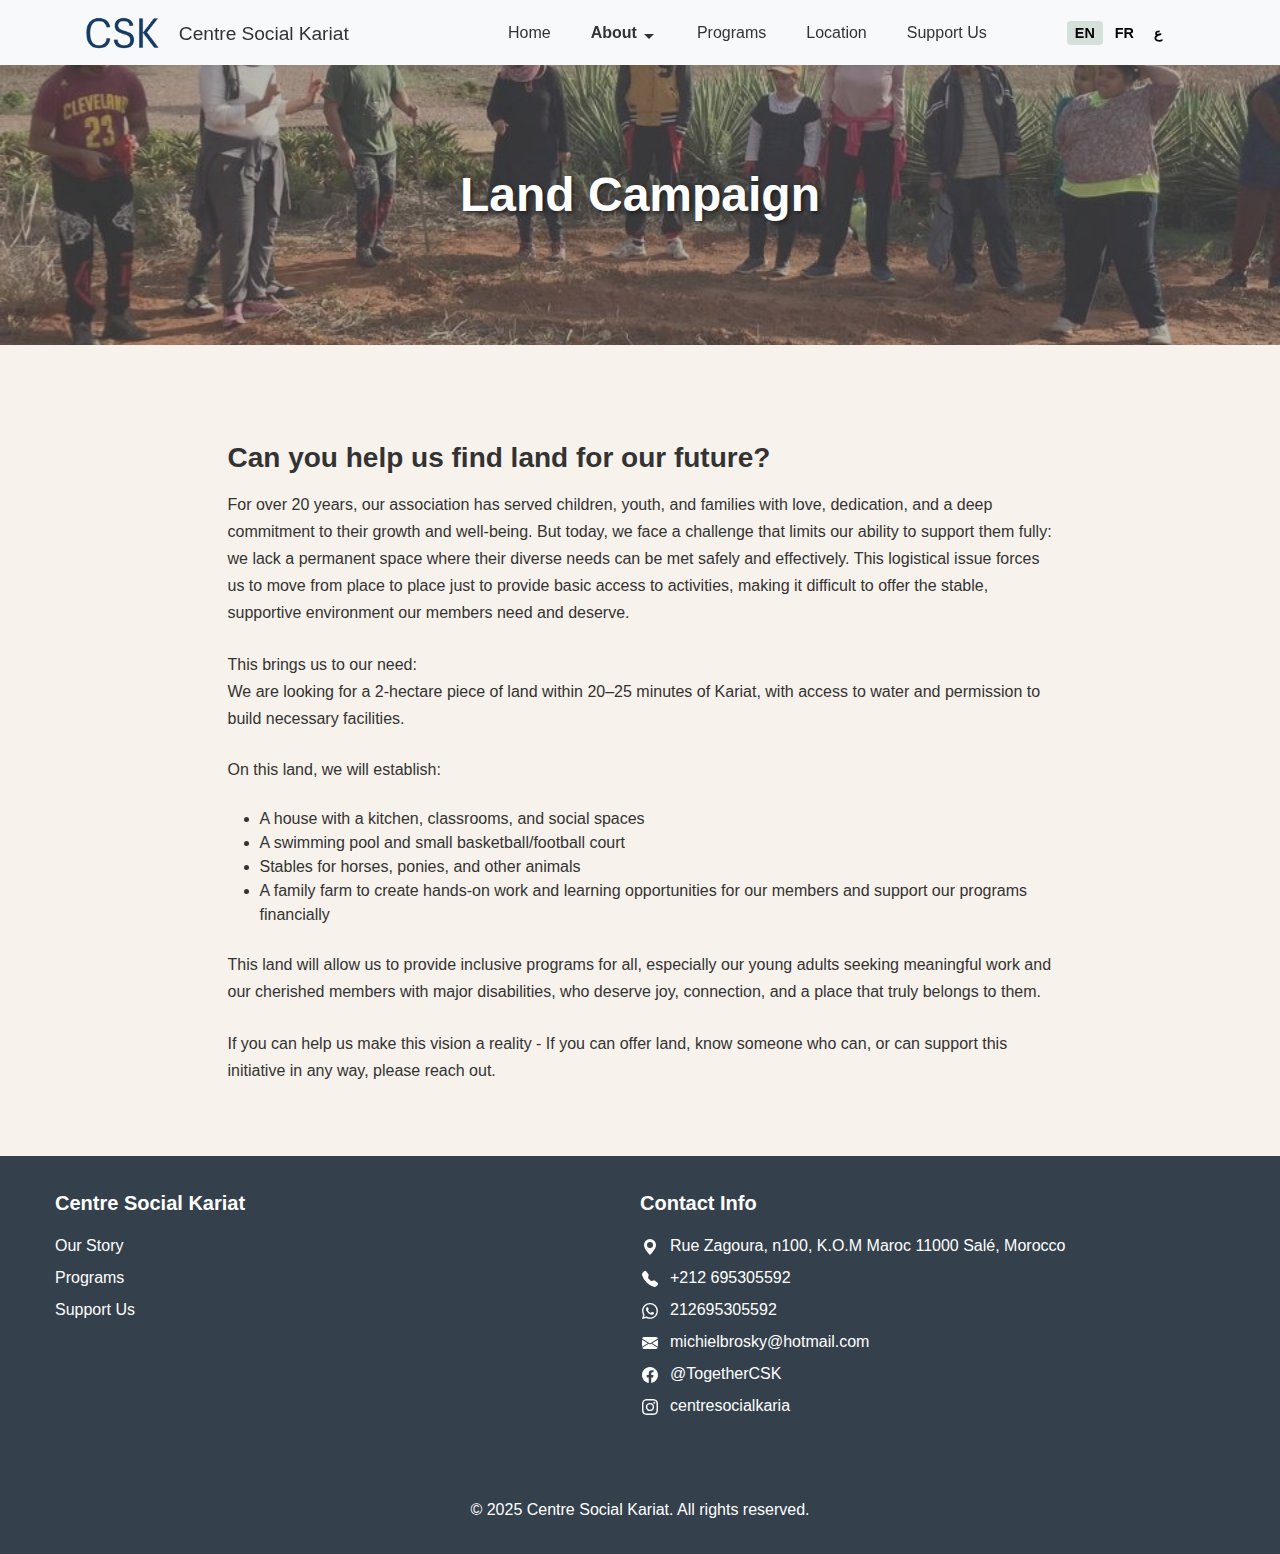
<file: land-campaign.html>
<!DOCTYPE html>
<html lang="en">
<head>
    <meta charset="UTF-8">
    <meta name="viewport" content="width=device-width, initial-scale=1.0">
    <title>Land Campaign - Centre Social Kariat</title>
    <link rel="icon" type="image/png" href="favicon.png">
    <link href="https://cdn.jsdelivr.net/npm/bootstrap@5.3.0/dist/css/bootstrap.min.css" rel="stylesheet">
    <link rel="stylesheet" href="https://cdn.jsdelivr.net/npm/bootstrap-icons@1.11.0/font/bootstrap-icons.css">
    <link rel="stylesheet" href="styles.css?v=3.0">
    <script src="translations.js?v=3.5"></script>
    <script src="force-refresh.js?v=3.0"></script>
    <script src="components/csk-navbar.js?v=3.4"></script>
    <script src="components/csk-footer.js?v=1.3"></script>
    <script src="components/csk-language-handler.js?v=1.2"></script>
    <script src="components/csk-page-header.js?v=1.0"></script>
</head>
<body>
    <!-- Navigation using Web Component -->
    <csk-navbar></csk-navbar>
    
    <!-- Language handler component (invisible) -->
    <csk-language-handler></csk-language-handler>

    <!-- Page Header -->
    <csk-page-header image="images/farming3.jpg" title-key="land_campaign_title" title="Land Campaign"></csk-page-header>

    <!-- Land Campaign Page Content -->
    <div class="container py-5 page-content">
        <div class="row justify-content-center">
            <div class="col-lg-10 col-xl-9 px-3 px-sm-4">
                <h3 class="mt-5" data-i18n="land_campaign_subtitle">Can you help us find land for our future?</h3>
                
                <p data-i18n="land_campaign_intro">
                    For over 20 years, our association has served children, youth, and families with love, dedication, and a deep commitment to their growth and well-being. But today, we face a challenge that limits our ability to support them fully: we lack a permanent space where their diverse needs can be met safely and effectively. This logistical issue forces us to move from place to place just to provide basic access to activities, making it difficult to offer the stable, supportive environment our members need and deserve.
                </p>
                
                <p data-i18n="land_campaign_need">
                    This brings us to our need:<br>
                    We are looking for a 2-hectare piece of land within 20–25 minutes of Kariat, with access to water and permission to build necessary facilities.
                </p>
                
                <p data-i18n="land_campaign_plans_intro">
                    On this land, we will establish:
                </p>
                <ul class="mb-4">
                    <li data-i18n="land_campaign_plans_house">A house with a kitchen, classrooms, and social spaces</li>
                    <li data-i18n="land_campaign_plans_pool">A swimming pool and small basketball/football court</li>
                    <li data-i18n="land_campaign_plans_stables">Stables for horses, ponies, and other animals</li>
                    <li data-i18n="land_campaign_plans_farm">A family farm to create hands-on work and learning opportunities for our members and support our programs financially</li>
                </ul>
                
                <p data-i18n="land_campaign_conclusion">
                    This land will allow us to provide inclusive programs for all, especially our young adults seeking meaningful work and our cherished members with major disabilities, who deserve joy, connection, and a place that truly belongs to them.
                </p>
                
                <p data-i18n="land_campaign_call_to_action">
                    If you can help us make this vision a reality - If you can offer land, know someone who can, or can support this initiative in any way, please reach out.
                </p>
            </div>
        </div>
    </div>

    <!-- Footer using Web Component -->
    <csk-footer></csk-footer>
</body>
</html>
</file>
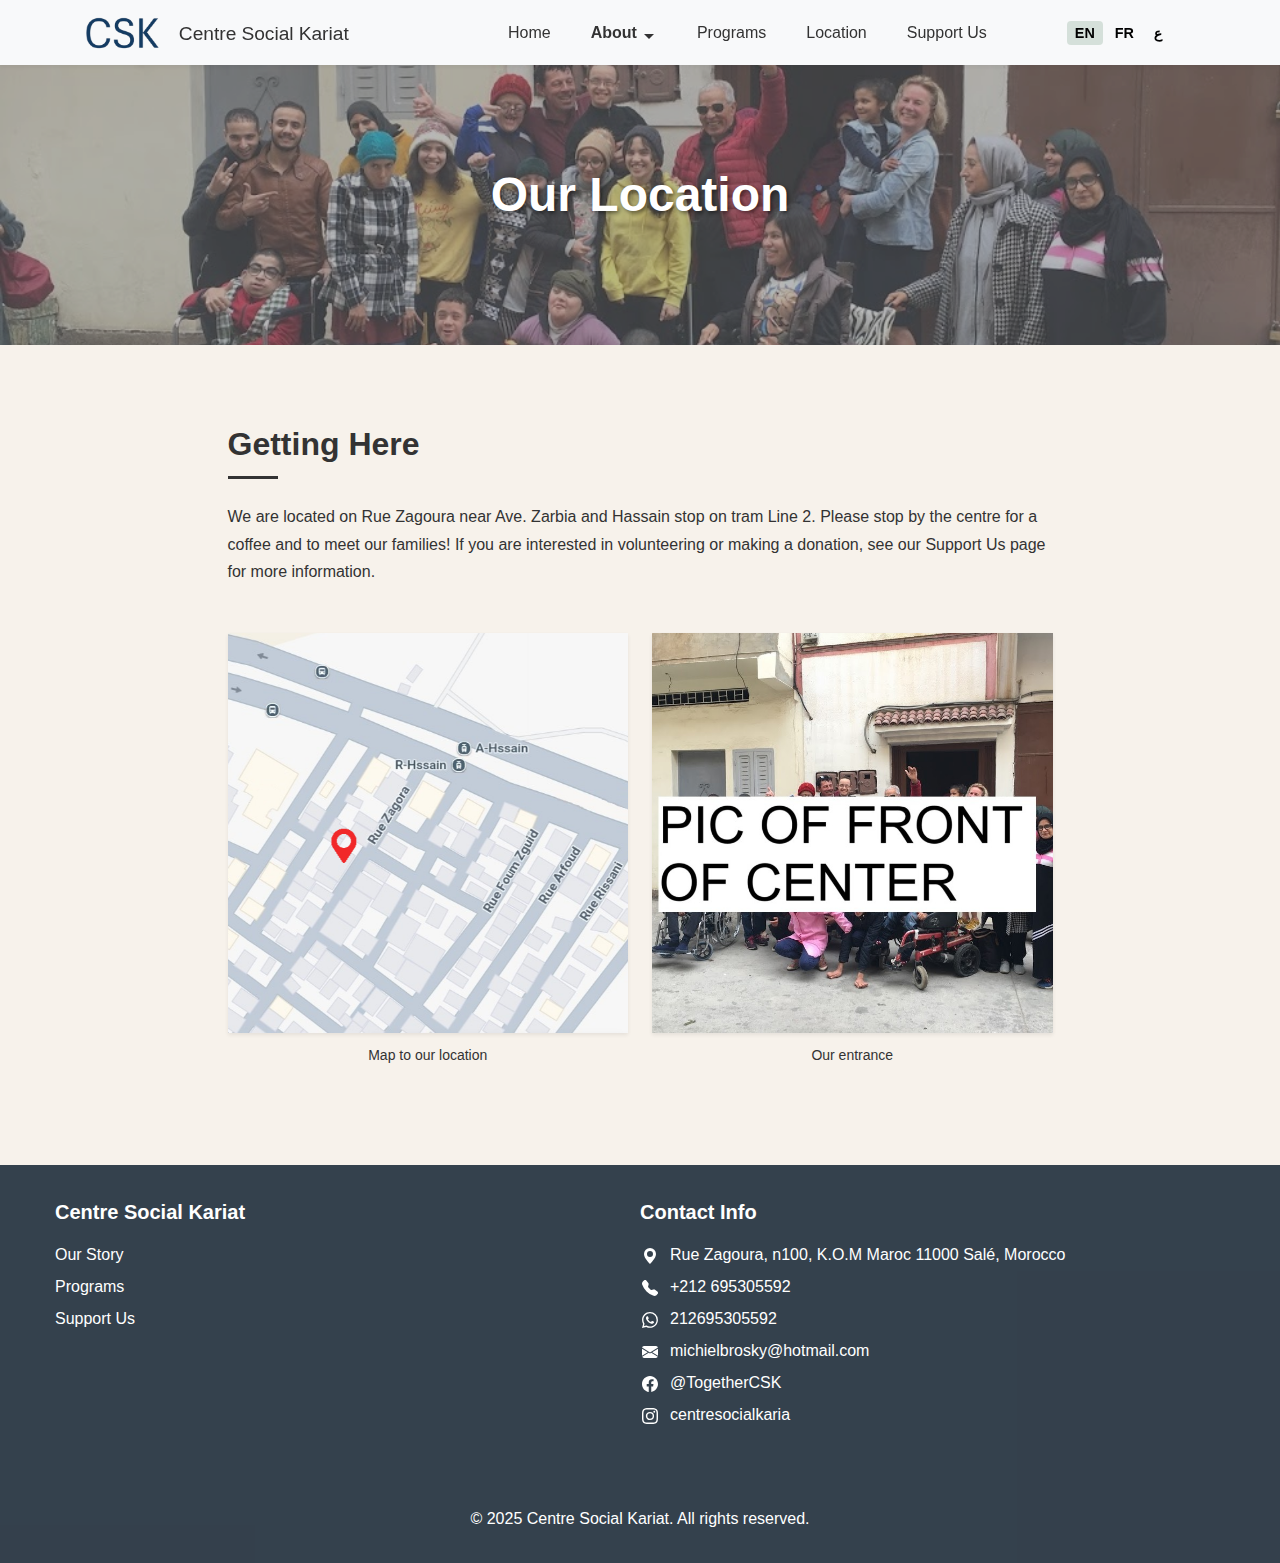
<file: location.html>
<!DOCTYPE html>
<html lang="en">
<head>
    <meta charset="UTF-8">
    <meta name="viewport" content="width=device-width, initial-scale=1.0">
    <title>Our Location - Centre Social Kariat</title>
    <link rel="icon" type="image/png" href="favicon.png">
    <link href="https://cdn.jsdelivr.net/npm/bootstrap@5.3.0/dist/css/bootstrap.min.css" rel="stylesheet">
    <link rel="stylesheet" href="https://cdn.jsdelivr.net/npm/bootstrap-icons@1.11.0/font/bootstrap-icons.css">
    <link rel="stylesheet" href="styles.css?v=3.0">
    <script src="translations.js?v=3.5"></script>
    <script src="force-refresh.js?v=3.0"></script>
    <script src="components/csk-navbar.js?v=3.4"></script>
    <script src="components/csk-footer.js?v=1.3"></script>
    <script src="components/csk-language-handler.js?v=1.2"></script>
    <script src="components/csk-page-header.js?v=1.0"></script>
</head>
<body>
    <!-- Navigation using Web Component -->
    <csk-navbar></csk-navbar>
    
    <!-- Language handler component (invisible) -->
    <csk-language-handler></csk-language-handler>

    <!-- Page Header -->
    <csk-page-header image="images/pic3.jpg" title-key="location_page_title" title="Our Location"></csk-page-header>

    <!-- Location Page Content -->
    <div class="container py-5 page-content">
        <div class="row justify-content-center">
            <div class="col-lg-10 col-xl-9 px-3 px-sm-4">
                <h2 class="section-title mb-4" data-i18n="location_getting_here">Getting Here</h2>
                <p class="mb-4" data-i18n="location_getting_here_text">We are located on Rue Zagoura near Ave. Zarbia and Hassain stop on tram Line 2. Please stop by the centre for a coffee and to meet our families! If you are interested in volunteering or making a donation, see our Support Us page for more information.</p>
                
                <div class="row mt-5">
                    <div class="col-12 col-md-6 mb-4">
                        <img src="images/location.png" alt="Map to CSK" class="img-fluid shadow-sm">
                        <p class="text-center mt-2"><small>Map to our location</small></p>
                    </div>
                    <div class="col-12 col-md-6 mb-4">
                        <img src="images/entrance.jpg" alt="CSK Entrance" class="img-fluid shadow-sm">
                        <p class="text-center mt-2"><small>Our entrance</small></p>
                    </div>
                </div>
            </div>
        </div>
    </div>

    <!-- Footer using Web Component -->
    <csk-footer></csk-footer>

    <script src="https://cdn.jsdelivr.net/npm/bootstrap@5.3.0/dist/js/bootstrap.bundle.min.js"></script>
</body>
</html>
</file>
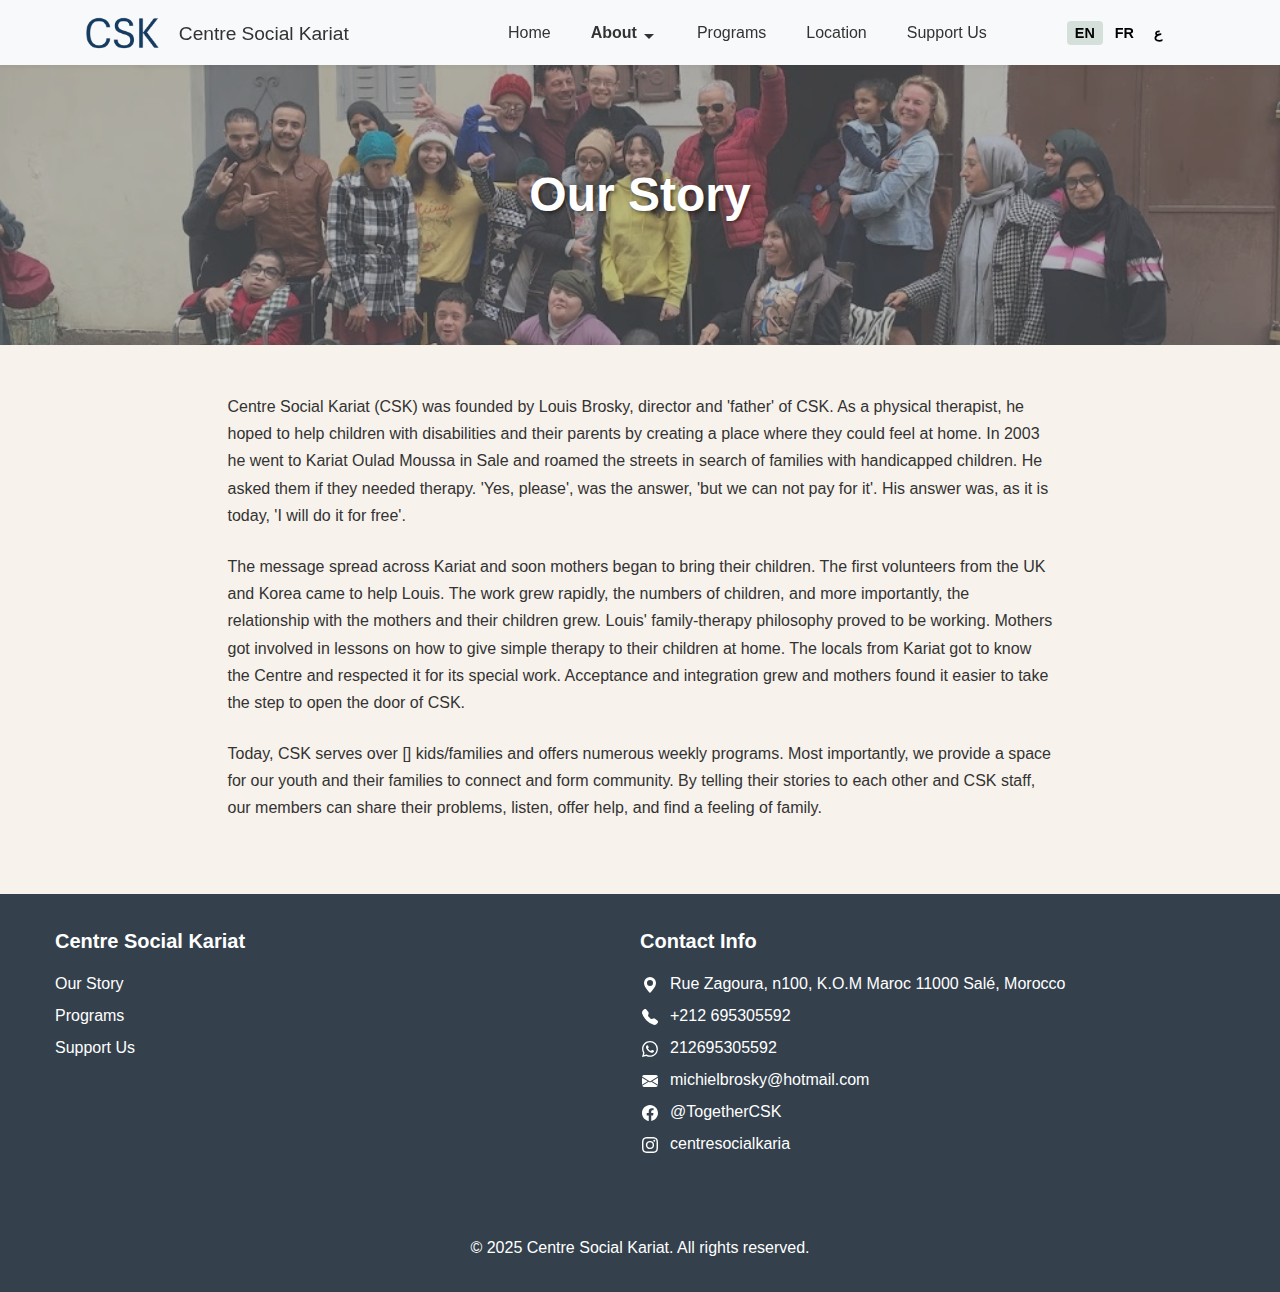
<file: our-story.html>
<!DOCTYPE html>
<html lang="en" id="html-element">
<head>
    <meta charset="UTF-8">
    <meta name="viewport" content="width=device-width, initial-scale=1.0">
    <title>Our Story - Centre Social Kariat</title>
    <link rel="icon" type="image/png" href="csklogo.png">
    <link href="https://cdn.jsdelivr.net/npm/bootstrap@5.3.0/dist/css/bootstrap.min.css" rel="stylesheet">
    <link rel="stylesheet" href="https://cdn.jsdelivr.net/npm/bootstrap-icons@1.11.0/font/bootstrap-icons.css">
    <link rel="stylesheet" href="styles.css?v=3.0">
    <script src="translations.js?v=3.5"></script>
    <script src="force-refresh.js?v=3.0"></script>
    <script src="components/csk-navbar.js?v=3.4"></script>
    <script src="components/csk-footer.js?v=1.3"></script>
    <script src="components/csk-language-handler.js?v=1.2"></script>
    <script src="components/csk-page-header.js?v=1.0"></script>
</head>
<body>
    <!-- Navigation using Web Component -->
    <csk-navbar></csk-navbar>
    <!-- Language handler component (invisible) -->
    <csk-language-handler></csk-language-handler>

    <!-- Page Header -->
    <csk-page-header image="images/pic3.jpg" title-key="about_page_title" title="Our Story"></csk-page-header>

    <!-- About Page Content -->
    <div class="container py-5 page-content">
        <div class="row justify-content-center">
            <div class="col-lg-10 col-xl-9 px-3 px-sm-4">

                <p data-i18n="about_story_p1">
                    Centre Social Kariat (CSK) was founded by Louis Brosky, director and 'father' of CSK. As a physical therapist, he hoped to help children with disabilities and their parents by creating a place where they could feel at home. In 2003 he went to Kariat Oulad Moussa in Sale and roamed the streets in search of families with handicapped children. He asked them if they needed therapy. 'Yes, please', was the answer, 'but we can not pay for it'. His answer was, as it is today, 'I will do it for free'.
                </p>
                
                <p data-i18n="about_story_p2">
                    The message spread across Kariat and soon mothers began to bring their children. The first volunteers from the UK and Korea came to help Louis. The work grew rapidly, the numbers of children, and more importantly, the relationship with the mothers and their children grew. Louis' family-therapy philosophy proved to be working. Mothers got involved in lessons on how to give simple therapy to their children at home. The locals from Kariat got to know the Centre and respected it for its special work. Acceptance and integration grew and mothers found it easier to take the step to open the door of CSK.
                </p>
                
                <p data-i18n="about_story_p3">
                    Today, CSK serves over [] kids/families and offers numerous weekly programs. Most importantly, we provide a space for our youth and their families to connect and form community. By telling their stories to each other and CSK staff, our members can share their problems, listen, offer help, and find a feeling of family.
                </p>
            </div>
        </div>
    </div>

    <!-- Footer using Web Component -->
    <csk-footer></csk-footer>

    <script src="https://cdn.jsdelivr.net/npm/bootstrap@5.3.0/dist/js/bootstrap.bundle.min.js"></script>
</body>
</html>
</file>
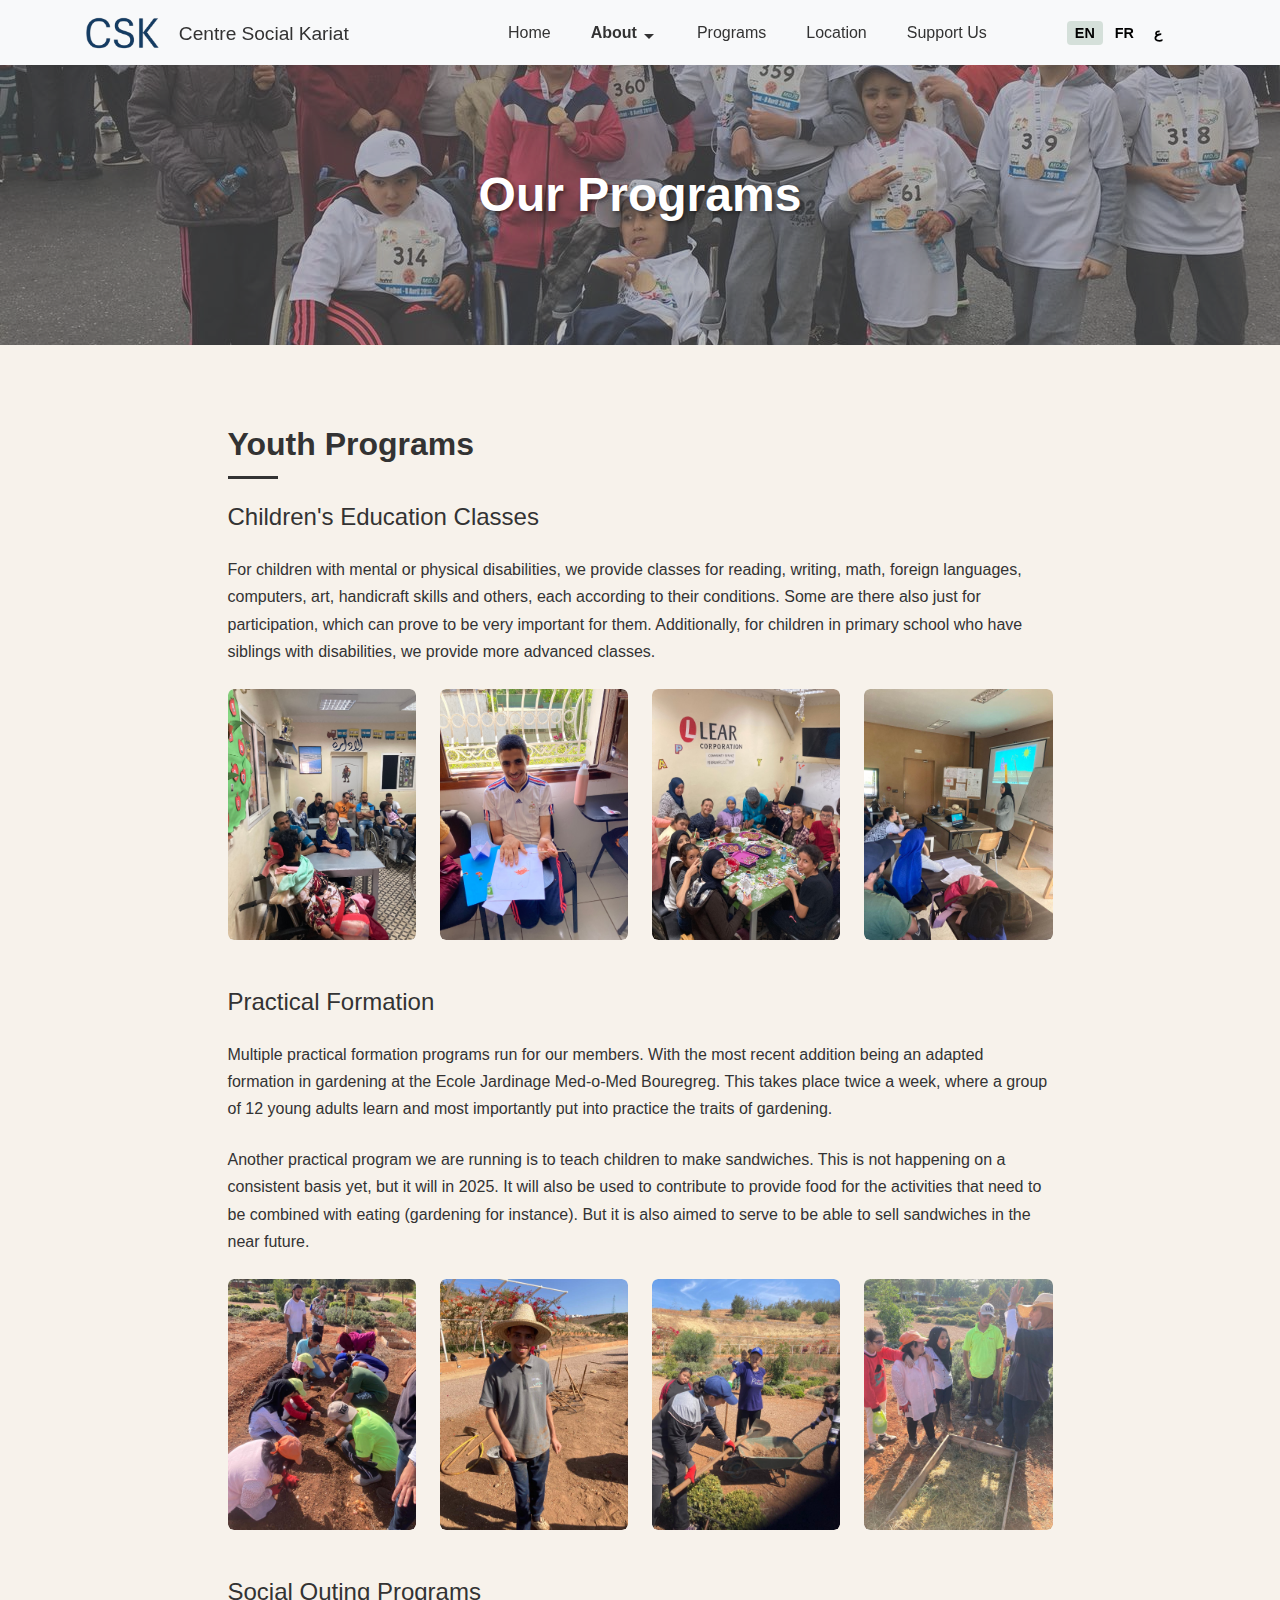
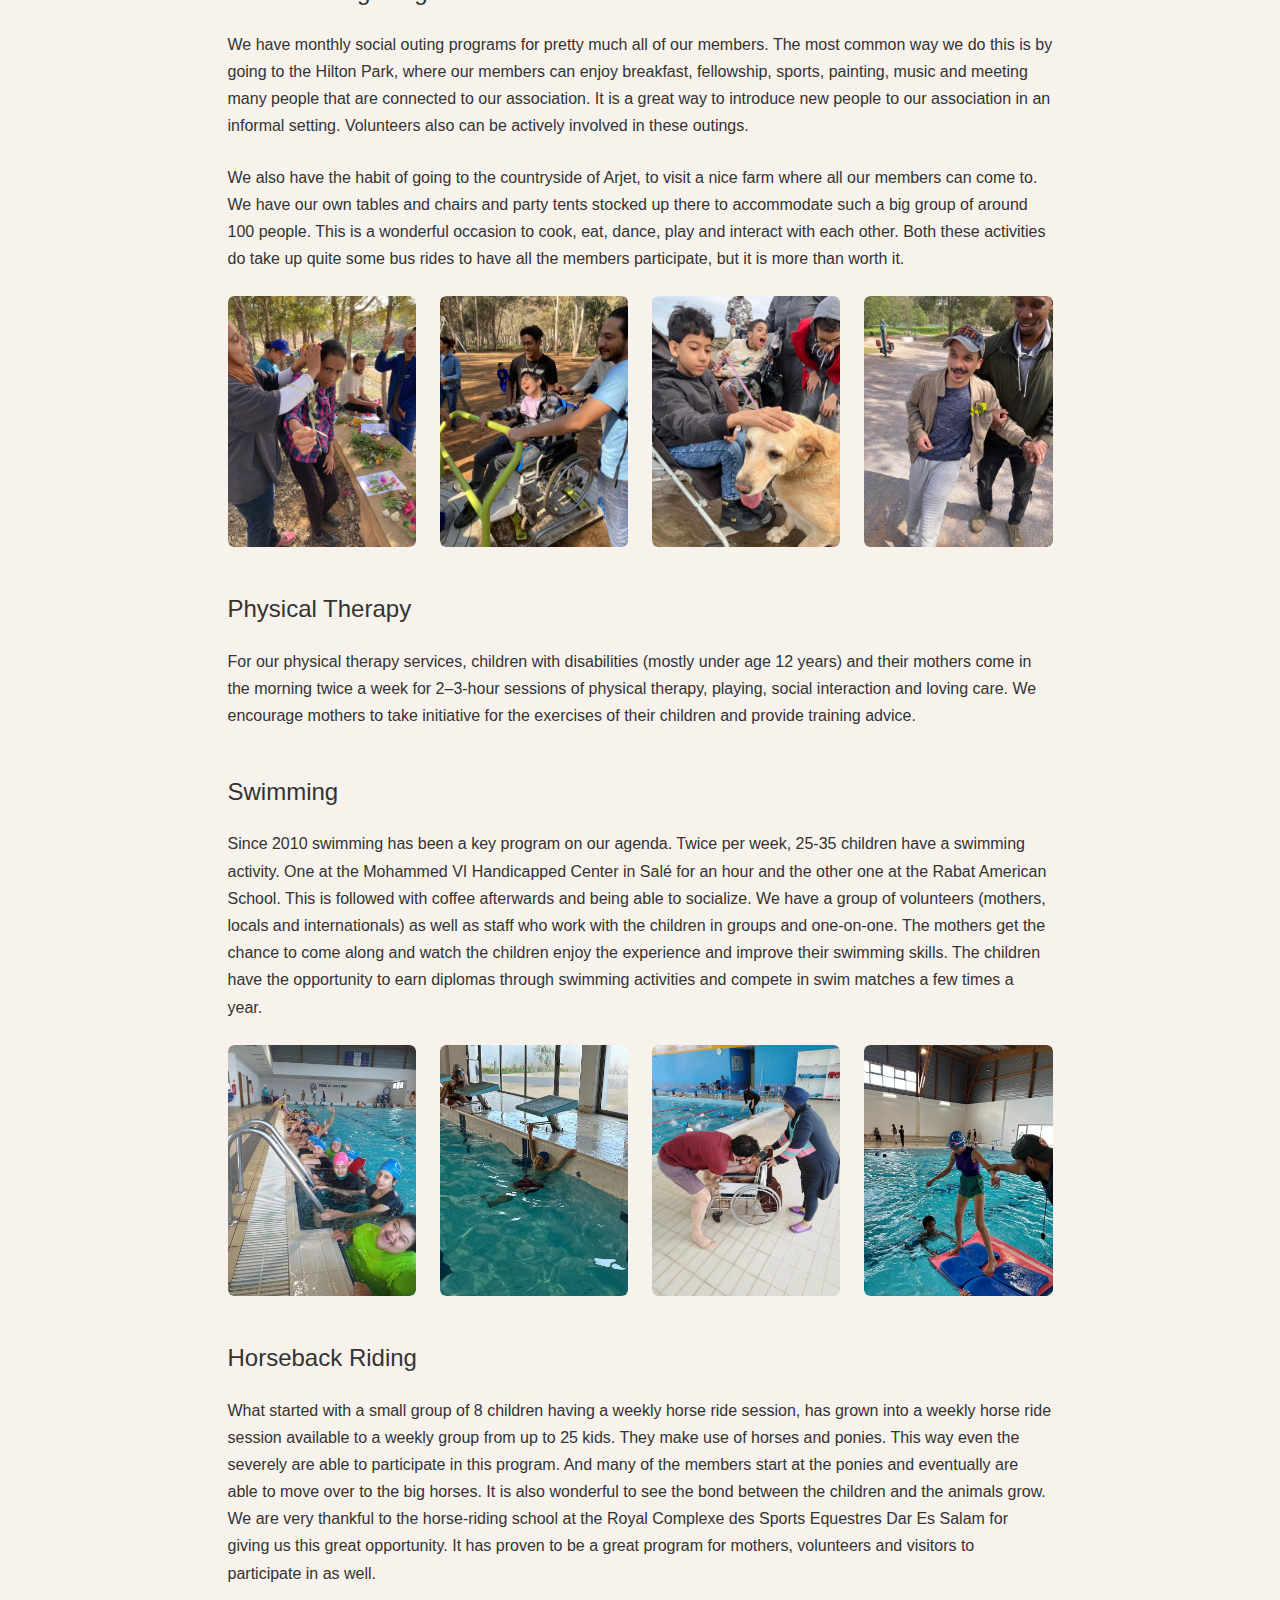
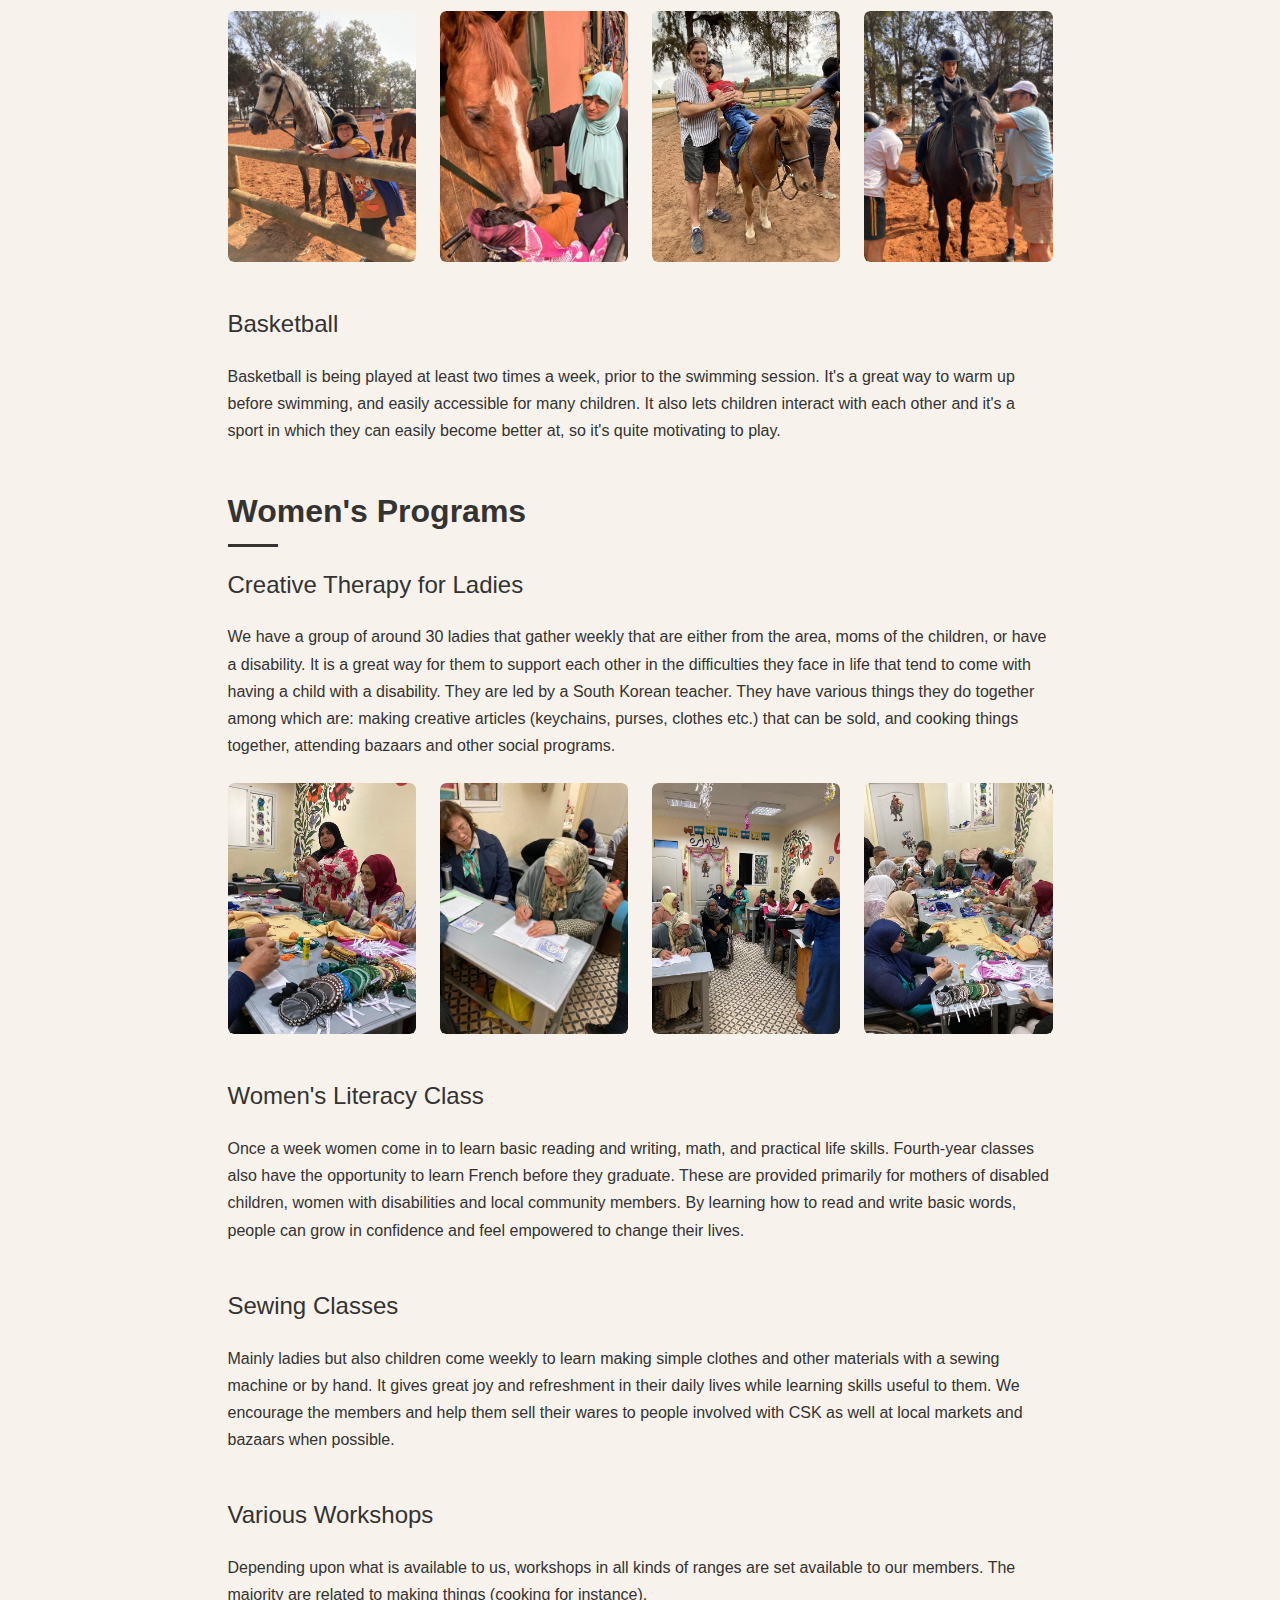
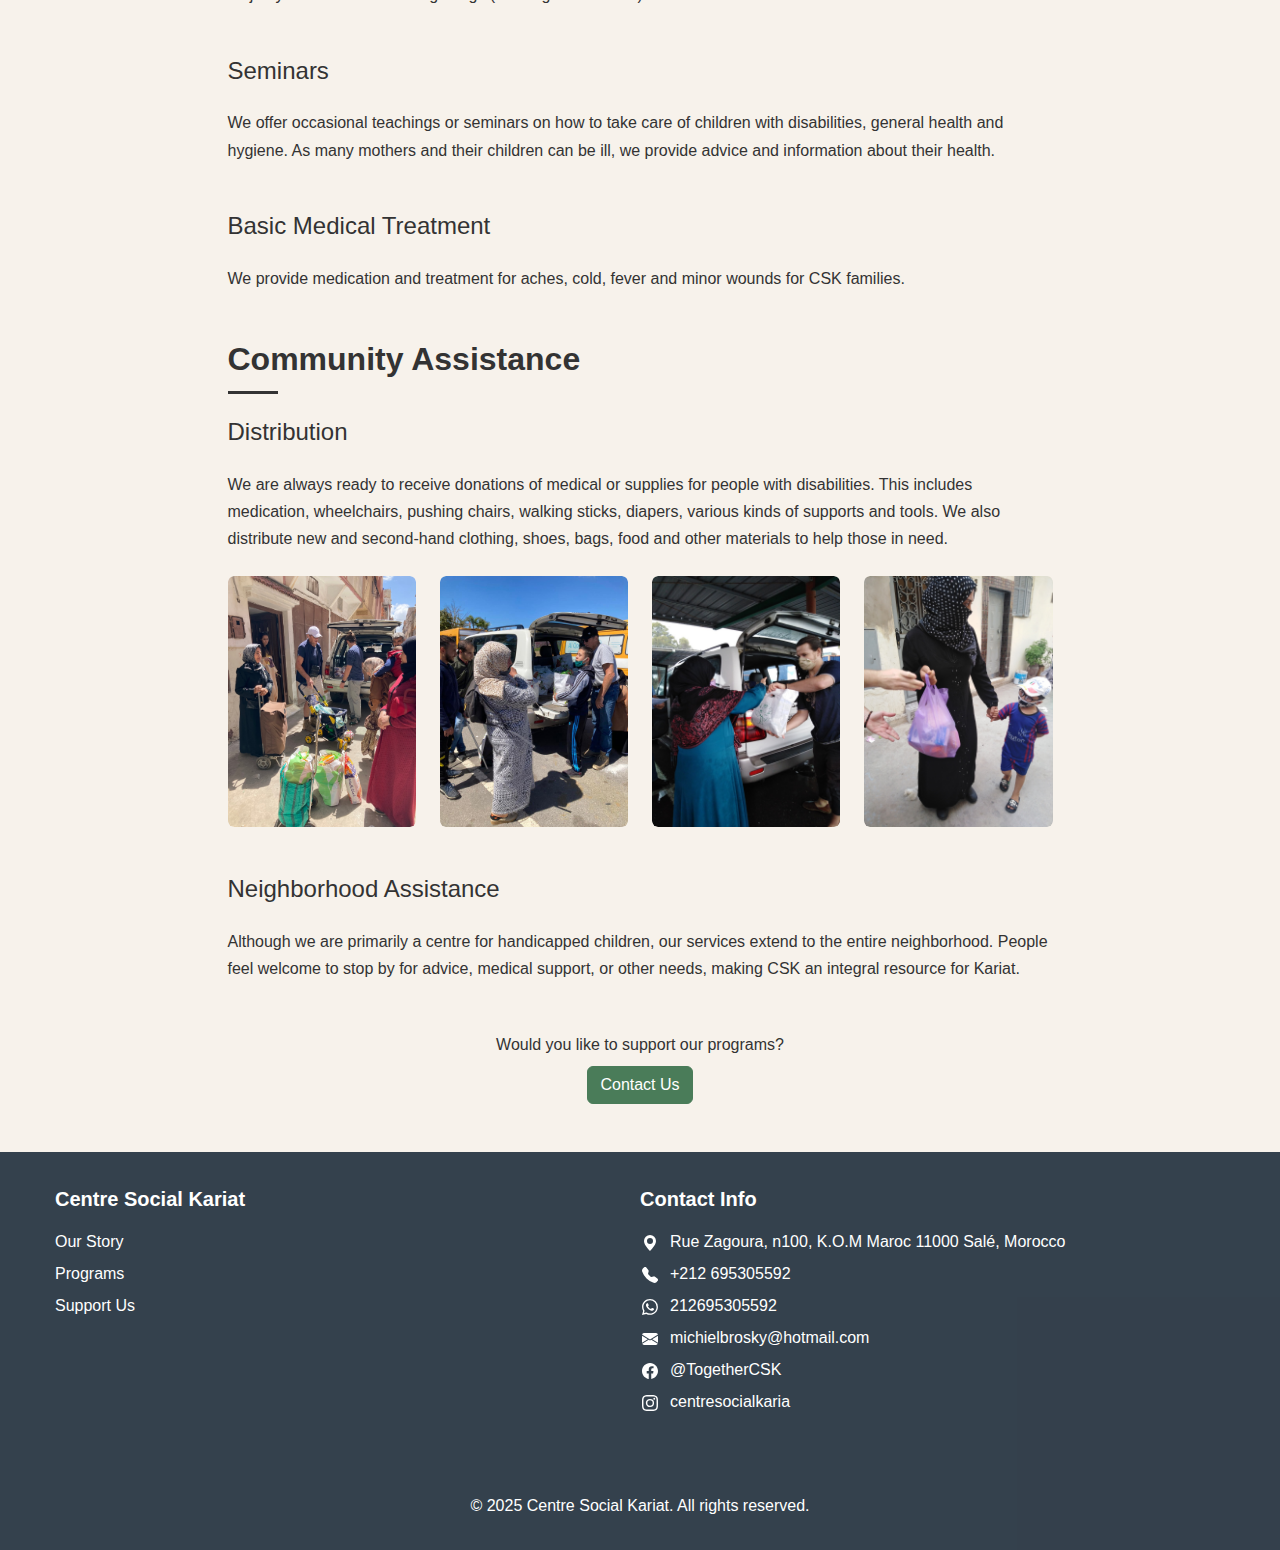
<file: programs.html>
<!DOCTYPE html>
<html lang="en">
<head>
    <meta charset="UTF-8">
    <meta name="viewport" content="width=device-width, initial-scale=1.0">
    <title>Our Programs - Centre Social Kariat</title>
    <link rel="icon" type="image/png" href="favicon.png">
    <link href="https://cdn.jsdelivr.net/npm/bootstrap@5.3.0/dist/css/bootstrap.min.css" rel="stylesheet">
    <link rel="stylesheet" href="https://cdn.jsdelivr.net/npm/bootstrap-icons@1.11.0/font/bootstrap-icons.css">
    <link rel="stylesheet" href="styles.css?v=3.0">
    <script src="translations.js?v=3.5"></script>
    <script src="force-refresh.js?v=3.0"></script>
    <script src="components/csk-navbar.js?v=3.4"></script>
    <script src="components/csk-footer.js?v=1.3"></script>
    <script src="components/csk-language-handler.js?v=1.2"></script>
    <script src="components/csk-page-header.js?v=1.0"></script>
    <style>
        .aspect-ratio-3-4 {
            position: relative;
            padding-top: 133.33%; /* 4:3 aspect ratio (4/3 = 1.3333) */
            overflow: hidden;
        }
        .aspect-ratio-3-4 img {
            position: absolute;
            top: 0;
            left: 0;
            width: 100%;
            height: 100%;
            object-fit: cover;
        }
    </style>
</head>
<body>
    <!-- Navigation using Web Component -->
    <csk-navbar></csk-navbar>
    
    <!-- Language handler component (invisible) -->
    <csk-language-handler></csk-language-handler>

    <!-- Page Header -->
    <csk-page-header image="images/pic2.jpg" title-key="programs_page_title" title="Our Programs"></csk-page-header>

    <!-- Programs Page Content -->
    <div class="container py-5 page-content">
        <div class="row justify-content-center">
            <div class="col-lg-10 col-xl-9 px-3 px-sm-4">
                <h2 id="youth-programs" class="section-title mb-4" data-i18n="programs_youth_title">Youth Programs</h2>
                <h4 class="mb-4" data-i18n="programs_education_title">Children's Education Classes</h4>
                <p data-i18n="programs_education_text">For children with mental or physical disabilities, we provide classes for reading, writing, math, foreign languages, computers, art, handicraft skills and others, each according to their conditions. Some are there also just for participation, which can prove to be very important for them. Additionally, for children in primary school who have siblings with disabilities, we provide more advanced classes.</p>
                
                <div class="row g-4 text-center mb-5">
                    <div class="col-6 col-md-3">
                        <div class="aspect-ratio-3-4 rounded">
                            <img src="images/class2.jpg" class="rounded" alt="Children's education class">
                        </div>
                    </div>
                    <div class="col-6 col-md-3">
                        <div class="aspect-ratio-3-4 rounded">
                            <img src="images/class5.jpg" class="rounded" alt="Children's education class">
                        </div>
                    </div>
                    <div class="col-6 col-md-3">
                        <div class="aspect-ratio-3-4 rounded">
                            <img src="images/class10.jpg" class="rounded" alt="Children's education class">
                        </div>
                    </div>
                    <div class="col-6 col-md-3">
                        <div class="aspect-ratio-3-4 rounded">
                            <img src="images/class8.jpg" class="rounded" alt="Children's education class">
                        </div>
                    </div>
                </div>

                <h4 class="mb-4 mt-5" data-i18n="programs_practical_title">Practical Formation</h4>
                <p data-i18n="programs_practical_text1">Multiple practical formation programs run for our members. With the most recent addition being an adapted formation in gardening at the Ecole Jardinage Med-o-Med Bouregreg. This takes place twice a week, where a group of 12 young adults learn and most importantly put into practice the traits of gardening.</p>
                <p data-i18n="programs_practical_text2">Another practical program we are running is to teach children to make sandwiches. This is not happening on a consistent basis yet, but it will in 2025. It will also be used to contribute to provide food for the activities that need to be combined with eating (gardening for instance). But it is also aimed to serve to be able to sell sandwiches in the near future.</p>
                
                <div class="row g-4 text-center mb-5">
                    <div class="col-6 col-md-3">
                        <div class="aspect-ratio-3-4 rounded">
                            <img src="images/farming7.jpg" class="rounded" alt="Gardening program">
                        </div>
                    </div>
                    <div class="col-6 col-md-3">
                        <div class="aspect-ratio-3-4 rounded">
                            <img src="images/farming6.jpg" class="rounded" alt="Gardening program">
                        </div>
                    </div>
                    <div class="col-6 col-md-3">
                        <div class="aspect-ratio-3-4 rounded">
                            <img src="images/farming9.jpg" class="rounded" alt="Gardening program">
                        </div>
                    </div>
                    <div class="col-6 col-md-3">
                        <div class="aspect-ratio-3-4 rounded">
                            <img src="images/farming10.jpg" class="rounded" alt="Gardening program">
                        </div>
                    </div>
                </div>

                <h4 class="mb-4 mt-5" data-i18n="programs_social_title">Social Outing Programs</h4>
                <p data-i18n="programs_social_text1">We have monthly social outing programs for pretty much all of our members. The most common way we do this is by going to the Hilton Park, where our members can enjoy breakfast, fellowship, sports, painting, music and meeting many people that are connected to our association. It is a great way to introduce new people to our association in an informal setting. Volunteers also can be actively involved in these outings.</p>
                <p data-i18n="programs_social_text2">We also have the habit of going to the countryside of Arjet, to visit a nice farm where all our members can come to. We have our own tables and chairs and party tents stocked up there to accommodate such a big group of around 100 people. This is a wonderful occasion to cook, eat, dance, play and interact with each other. Both these activities do take up quite some bus rides to have all the members participate, but it is more than worth it.</p>
                
                <div class="row g-4 text-center mb-5">
                    <div class="col-6 col-md-3">
                        <div class="aspect-ratio-3-4 rounded">
                            <img src="images/outing11.jpg" class="rounded" alt="Social outing">
                        </div>
                    </div>
                    <div class="col-6 col-md-3">
                        <div class="aspect-ratio-3-4 rounded">
                            <img src="images/outing13.jpg" class="rounded" alt="Social outing">
                        </div>
                    </div>
                    <div class="col-6 col-md-3">
                        <div class="aspect-ratio-3-4 rounded">
                            <img src="images/outing14.jpg" class="rounded" alt="Social outing">
                        </div>
                    </div>
                    <div class="col-6 col-md-3">
                        <div class="aspect-ratio-3-4 rounded">
                            <img src="images/outing1.jpg" class="rounded" alt="Social outing">
                        </div>
                    </div>
                </div>

                <h4 class="mb-4 mt-5" data-i18n="programs_therapy_title">Physical Therapy</h4>
                <p data-i18n="programs_therapy_text">For our physical therapy services, children with disabilities (mostly under age 12 years) and their mothers come in the morning twice a week for 2–3-hour sessions of physical therapy, playing, social interaction and loving care. We encourage mothers to take initiative for the exercises of their children and provide training advice.</p>

                <h4 class="mb-4 mt-5" data-i18n="programs_swimming_title">Swimming</h4>
                <p data-i18n="programs_swimming_text">Since 2010 swimming has been a key program on our agenda. Twice per week, 25-35 children have a swimming activity. One at the Mohammed VI Handicapped Center in Salé for an hour and the other one at the Rabat American School. This is followed with coffee afterwards and being able to socialize. We have a group of volunteers (mothers, locals and internationals) as well as staff who work with the children in groups and one-on-one. The mothers get the chance to come along and watch the children enjoy the experience and improve their swimming skills. The children have the opportunity to earn diplomas through swimming activities and compete in swim matches a few times a year.</p>
                
                <div class="row g-4 text-center mb-5">
                    <div class="col-6 col-md-3">
                        <div class="aspect-ratio-3-4 rounded">
                            <img src="images/swim1.jpg" class="rounded" alt="Swimming program">
                        </div>
                    </div>
                    <div class="col-6 col-md-3">
                        <div class="aspect-ratio-3-4 rounded">
                            <img src="images/swim5.jpg" class="rounded" alt="Swimming program">
                        </div>
                    </div>
                    <div class="col-6 col-md-3">
                        <div class="aspect-ratio-3-4 rounded">
                            <img src="images/swim3.jpg" class="rounded" alt="Swimming program">
                        </div>
                    </div>
                    <div class="col-6 col-md-3">
                        <div class="aspect-ratio-3-4 rounded">
                            <img src="images/swim2.jpg" class="rounded" alt="Swimming program">
                        </div>
                    </div>
                </div>

                <h4 class="mb-4 mt-5" data-i18n="programs_horse_title">Horseback Riding</h4>
                <p data-i18n="programs_horse_text">What started with a small group of 8 children having a weekly horse ride session, has grown into a weekly horse ride session available to a weekly group from up to 25 kids. They make use of horses and ponies. This way even the severely are able to participate in this program. And many of the members start at the ponies and eventually are able to move over to the big horses. It is also wonderful to see the bond between the children and the animals grow. We are very thankful to the horse-riding school at the Royal Complexe des Sports Equestres Dar Es Salam for giving us this great opportunity. It has proven to be a great program for mothers, volunteers and visitors to participate in as well.</p>
                
                <div class="row g-4 text-center mb-5">
                    <div class="col-6 col-md-3">
                        <div class="aspect-ratio-3-4 rounded">
                            <img src="images/horse1.jpg" class="rounded" alt="Horseback riding program">
                        </div>
                    </div>
                    <div class="col-6 col-md-3">
                        <div class="aspect-ratio-3-4 rounded">
                            <img src="images/horse14.jpg" class="rounded" alt="Horseback riding program">
                        </div>
                    </div>
                    <div class="col-6 col-md-3">
                        <div class="aspect-ratio-3-4 rounded">
                            <img src="images/horse9.jpg" class="rounded" alt="Horseback riding program">
                        </div>
                    </div>
                    <div class="col-6 col-md-3">
                        <div class="aspect-ratio-3-4 rounded">
                            <img src="images/horse6.jpg" class="rounded" alt="Horseback riding program">
                        </div>
                    </div>
                </div>

                <h4 class="mb-4 mt-5" data-i18n="programs_basketball_title">Basketball</h4>
                <p data-i18n="programs_basketball_text">Basketball is being played at least two times a week, prior to the swimming session. It's a great way to warm up before swimming, and easily accessible for many children. It also lets children interact with each other and it's a sport in which they can easily become better at, so it's quite motivating to play.</p>

                <h2 id="womens-programs" class="section-title mb-4 mt-5" data-i18n="programs_women_title">Women's Programs</h2>
                <h4 class="mb-4" data-i18n="programs_creative_title">Creative Therapy for Ladies</h4>
                <p data-i18n="programs_creative_text">We have a group of around 30 ladies that gather weekly that are either from the area, moms of the children, or have a disability. It is a great way for them to support each other in the difficulties they face in life that tend to come with having a child with a disability. They are led by a South Korean teacher. They have various things they do together among which are: making creative articles (keychains, purses, clothes etc.) that can be sold, and cooking things together, attending bazaars and other social programs.</p>
                
                <div class="row g-4 text-center mb-5">
                    <div class="col-6 col-md-3">
                        <div class="aspect-ratio-3-4 rounded">
                            <img src="images/moms3.jpg" class="rounded" alt="Creative therapy for ladies">
                        </div>
                    </div>
                    <div class="col-6 col-md-3">
                        <div class="aspect-ratio-3-4 rounded">
                            <img src="images/moms2.jpg" class="rounded" alt="Creative therapy for ladies">
                        </div>
                    </div>
                    <div class="col-6 col-md-3">
                        <div class="aspect-ratio-3-4 rounded">
                            <img src="images/moms5.jpg" class="rounded" alt="Creative therapy for ladies">
                        </div>
                    </div>
                    <div class="col-6 col-md-3">
                        <div class="aspect-ratio-3-4 rounded">
                            <img src="images/moms6.jpg" class="rounded" alt="Creative therapy for ladies">
                        </div>
                    </div>
                </div>

                <h4 class="mb-4 mt-5" data-i18n="programs_literacy_title">Women's Literacy Class</h4>
                <p data-i18n="programs_literacy_text">Once a week women come in to learn basic reading and writing, math, and practical life skills. Fourth-year classes also have the opportunity to learn French before they graduate. These are provided primarily for mothers of disabled children, women with disabilities and local community members. By learning how to read and write basic words, people can grow in confidence and feel empowered to change their lives.</p>

                <h4 class="mb-4 mt-5" data-i18n="programs_sewing_title">Sewing Classes</h4>
                <p data-i18n="programs_sewing_text">Mainly ladies but also children come weekly to learn making simple clothes and other materials with a sewing machine or by hand. It gives great joy and refreshment in their daily lives while learning skills useful to them. We encourage the members and help them sell their wares to people involved with CSK as well at local markets and bazaars when possible.</p>

                <h4 class="mb-4 mt-5" data-i18n="programs_workshops_title">Various Workshops</h4>
                <p data-i18n="programs_workshops_text">Depending upon what is available to us, workshops in all kinds of ranges are set available to our members. The majority are related to making things (cooking for instance).</p>

                <h4 class="mb-4 mt-5" data-i18n="programs_seminars_title">Seminars</h4>
                <p data-i18n="programs_seminars_text">We offer occasional teachings or seminars on how to take care of children with disabilities, general health and hygiene. As many mothers and their children can be ill, we provide advice and information about their health.</p>

                <h4 class="mb-4 mt-5" data-i18n="programs_medical_title">Basic Medical Treatment</h4>
                <p data-i18n="programs_medical_text">We provide medication and treatment for aches, cold, fever and minor wounds for CSK families.</p>

                <h2 id="community-assistance" class="section-title mb-4 mt-5" data-i18n="programs_community_title">Community Assistance</h2>
                <h4 class="mb-4" data-i18n="programs_distribution_title">Distribution</h4>
                <p data-i18n="programs_distribution_text">We are always ready to receive donations of medical or supplies for people with disabilities. This includes medication, wheelchairs, pushing chairs, walking sticks, diapers, various kinds of supports and tools. We also distribute new and second-hand clothing, shoes, bags, food and other materials to help those in need.</p>
                
                <div class="row g-4 text-center mb-5">
                    <div class="col-6 col-md-3">
                        <div class="aspect-ratio-3-4 rounded">
                            <img src="images/distro1.jpg" class="rounded" alt="Distribution program">
                        </div>
                    </div>
                    <div class="col-6 col-md-3">
                        <div class="aspect-ratio-3-4 rounded">
                            <img src="images/distro2.jpg" class="rounded" alt="Distribution program">
                        </div>
                    </div>
                    <div class="col-6 col-md-3">
                        <div class="aspect-ratio-3-4 rounded">
                            <img src="images/distro4.jpg" class="rounded" alt="Distribution program">
                        </div>
                    </div>
                    <div class="col-6 col-md-3">
                        <div class="aspect-ratio-3-4 rounded">
                            <img src="images/distro5.jpg" class="rounded" alt="Distribution program">
                        </div>
                    </div>
                </div>

                <h4 class="mb-4 mt-5">Neighborhood Assistance</h4>
                <p>Although we are primarily a centre for handicapped children, our services extend to the entire neighborhood. People feel welcome to stop by for advice, medical support, or other needs, making CSK an integral resource for Kariat.</p>
                
                <div class="text-center mt-5">
                    <p class="mb-2">Would you like to support our programs?</p>
                    <a href="contact.html" class="btn btn-primary">Contact Us</a>
                </div>
            </div>
        </div>
    </div>

    <!-- Footer using Web Component -->
    <csk-footer></csk-footer>
</body>
</html>
</file>
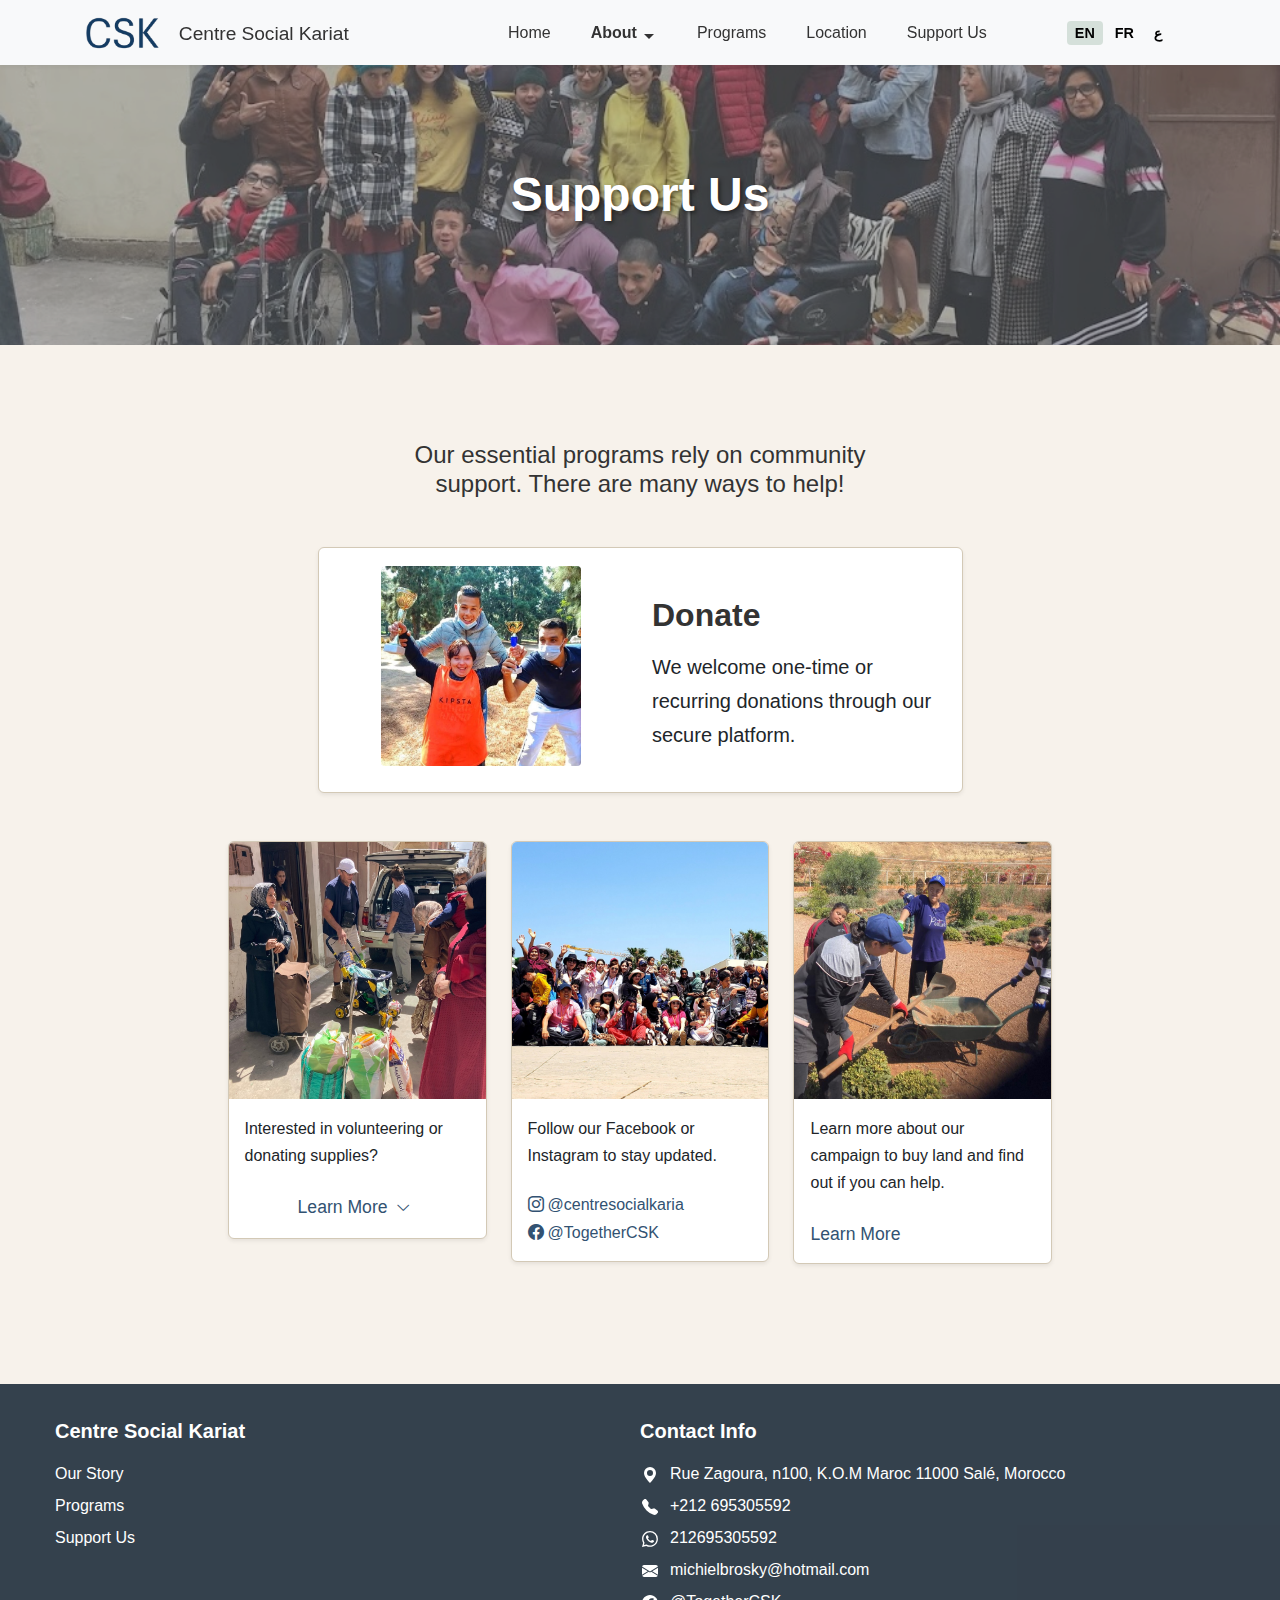
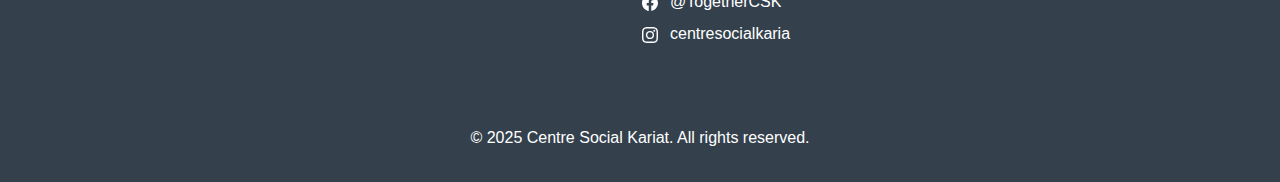
<file: support-us.html>
<!DOCTYPE html>
<html lang="en">
<head>
    <meta charset="UTF-8">
    <meta name="viewport" content="width=device-width, initial-scale=1.0">
    <title>Support Us - Centre Social Kariat</title>
    <link rel="icon" type="image/png" href="favicon.png">
    <link href="https://cdn.jsdelivr.net/npm/bootstrap@5.3.0/dist/css/bootstrap.min.css" rel="stylesheet">
    <link rel="stylesheet" href="https://cdn.jsdelivr.net/npm/bootstrap-icons@1.11.0/font/bootstrap-icons.css">
    <link rel="stylesheet" href="styles.css?v=3.0">
    <!-- Bootstrap JS Bundle with Popper -->
    <script src="https://cdn.jsdelivr.net/npm/bootstrap@5.3.0/dist/js/bootstrap.bundle.min.js"></script>
    <script src="translations.js?v=3.5"></script>
    <script src="force-refresh.js?v=3.0"></script>
    <script src="components/csk-navbar.js?v=3.4"></script>
    <script src="components/csk-footer.js?v=1.3"></script>
    <script src="components/csk-language-handler.js?v=1.2"></script>
    <script src="components/csk-page-header.js?v=1.0"></script>
    <style>
        .hover-shadow {
            transition: box-shadow 0.3s ease, transform 0.3s ease;
        }
        .hover-shadow:hover {
            box-shadow: 0 0.3rem 0.8rem rgba(0, 0, 0, 0.1) !important;
            transform: translateY(-2px) scale(1.01);
        }
    </style>
</head>
<body>
    <!-- Navigation using Web Component -->
    <csk-navbar></csk-navbar>
    
    <!-- Language handler component (invisible) -->
    <csk-language-handler></csk-language-handler>

    <!-- Page Header -->
    <csk-page-header image="images/contact.jpg" title-key="support_us_title" title="Support Us"></csk-page-header>

    <!-- Support Us Page Content -->
    <div class="py-5">
        <div class="container page-content">
            <!-- Title -->
            <div class="row justify-content-center">
                <div class="col-lg-10 col-xl-9 px-3 px-sm-4 text-center">
                    <h4 class="mb-5 fw-normal">
                        <span class="d-block d-sm-none" data-i18n="support_us_placeholder">Our essential programs rely on community support. There are many ways to help!</span>
                        <span class="d-none d-sm-block">Our essential programs rely on community<br>support. There are many ways to help!</span>
                    </h4>
                </div>
            </div>
            
            <!-- All Support Cards (including Donation) -->
            <div class="row justify-content-center">
                <div class="col-lg-10 col-xl-9 px-3 px-sm-4">
                    <!-- Donation Card for medium screens and up -->
                    <div class="d-none d-md-block mb-5">
                        <div class="donation-card-container mx-auto" style="max-width: calc(100% - 180px); min-width: 300px;">
                            <a href="#" class="text-decoration-none text-dark">
                                <div class="card shadow-sm hover-shadow p-3">
                                    <div class="row align-items-center">
                                        <div class="col-md-6 mb-4 mb-md-0 text-center">
                                            <div style="width: 200px; height: 200px; display: inline-block; overflow: hidden; border-radius: 0.25rem;">
                                                <img src="images/donationph.jpg" alt="Donation" style="width: 100%; height: 100%; object-fit: cover;">
                                            </div>
                                        </div>
                                        <div class="col-md-6">
                                            <h2 class="mb-3" data-i18n="donate_title">Donate</h2>
                                            <p class="lead" data-i18n="donate_text">We welcome one-time or recurring donations through our secure platform.</p>
                                        </div>
                                    </div>
                                </div>
                            </a>
                        </div>
                    </div>
                    
                    <!-- Stacked on xs, 2x2 Grid on sm screens -->
                    <div class="row justify-content-center d-md-none" style="align-items: flex-start;">
                        <!-- Donation Card (Small Screen) -->
                        <div class="col-12 col-sm-6 mb-4">
                            <div class="support-card-container">
                                <a href="#" class="text-decoration-none text-dark">
                                    <div class="card shadow-sm hover-shadow support-card" style="max-width: 300px; margin: 0 auto;">
                                        <div style="height: 0; padding-bottom: 100%; position: relative; overflow: hidden;">
                                            <img src="images/donationph.jpg" alt="Donation" class="card-img-top" style="position: absolute; top: 0; left: 0; width: 100%; height: 100%; object-fit: cover;">
                                        </div>
                                        <div class="card-body d-flex flex-column">
                                            <h5 class="mb-2" data-i18n="donate_title">Donate</h5>
                                            <p class="card-text small" data-i18n="donate_text">We welcome one-time or recurring donations through our secure platform.</p>
                                        </div>
                                    </div>
                                </a>
                            </div>
                        </div>
                        
                        <!-- Volunteer Card (Small Screen) -->
                        <div class="col-12 col-sm-6 mb-4">
                            <div class="support-card-container">
                                <div class="card shadow-sm hover-shadow support-card" style="max-width: 300px; margin: 0 auto;">
                                    <div style="height: 0; padding-bottom: 100%; position: relative; overflow: hidden;">
                                        <img src="images/volunteerph.jpg" alt="Volunteer" class="card-img-top" style="position: absolute; top: 0; left: 0; width: 100%; height: 100%; object-fit: cover;">
                                    </div>
                                    <div class="card-body d-flex flex-column">
                                        <p class="card-text small" data-i18n="volunteer_card_text">Interested in volunteering or donating supplies?</p>
                                        <div class="mt-3 volunteer-details d-none">
                                            <p>We are always ready to receive donations of medical or supplies for people with disabilities, including medication, wheelchairs, pushing chairs, walking sticks, diapers, various kinds of supports and tools.</p>
                                            <p class="mb-1">Contact us to learn more:</p>
                                            <ul class="list-unstyled contact-list">
                                                <li class="mb-2"><i class="bi bi-telephone-fill"></i> <a href="tel:+212695305592">+212 695305592</a></li>
                                                <li class="mb-2"><i class="bi bi-whatsapp"></i> <a href="https://wa.me/212695305592">212695305592</a></li>
                                                <li class="mb-2"><i class="bi bi-envelope-fill"></i> <a href="mailto:michielbrosky@hotmail.com">michielbrosky@hotmail.com</a></li>
                                            </ul>
                                        </div>
                                        <div class="mt-auto">
                                            <button class="learn-more-btn w-100">Learn More <i class="bi bi-chevron-down chevron-icon"></i></button>
                                        </div>
                                    </div>
                                </div>
                            </div>
                        </div>
                        
                        <!-- Socials Card (Small Screen) -->
                        <div class="col-12 col-sm-6 mb-4">
                            <div class="support-card-container">
                                <div class="card shadow-sm hover-shadow support-card" style="max-width: 300px; margin: 0 auto;">
                                    <div style="height: 0; padding-bottom: 100%; position: relative; overflow: hidden;">
                                        <img src="images/grouppic.jpg" alt="Socials" class="card-img-top" style="position: absolute; top: 0; left: 0; width: 100%; height: 100%; object-fit: cover;">
                                    </div>
                                    <div class="card-body d-flex flex-column">
                                        <p class="card-text small" data-i18n="socials_card_text">Follow our Instagram or Facebook to stay updated.</p>
                                        <div class="mt-auto">
                                            <div class="d-flex flex-column">
                                                <a href="https://instagram.com/centresocialkaria" class="social-link mb-1" target="_blank">
                                                    <i class="bi bi-instagram"></i> @centresocialkaria
                                                </a>
                                                <a href="https://facebook.com/TogetherCSK" class="social-link" target="_blank">
                                                    <i class="bi bi-facebook"></i> @TogetherCSK
                                                </a>
                                            </div>
                                        </div>
                                    </div>
                                </div>
                            </div>
                        </div>
                        
                        <!-- Land Campaign Card (Small Screen) -->
                        <div class="col-12 col-sm-6 mb-4">
                            <div class="support-card-container">
                                <div class="card shadow-sm hover-shadow support-card" style="max-width: 300px; margin: 0 auto;">
                                    <div style="height: 0; padding-bottom: 100%; position: relative; overflow: hidden;">
                                        <img src="images/landph.jpg" alt="Land Campaign" class="card-img-top" style="position: absolute; top: 0; left: 0; width: 100%; height: 100%; object-fit: cover;">
                                    </div>
                                    <div class="card-body d-flex flex-column">
                                        <p class="card-text small" data-i18n="land_card_text">Learn more about our campaign to buy land and find out if you can help.</p>
                                        <div class="mt-auto">
                                            <a href="land-campaign.html" class="learn-more-btn w-100">Learn More</a>
                                        </div>
                                    </div>
                                </div>
                            </div>
                        </div>
                    </div>
                    
                    <!-- Support Cards for medium screens and up -->
                    <div class="row justify-content-center d-none d-md-flex" style="align-items: flex-start;">
                        <div class="col-md-4 mb-4">
                            <div class="support-card-container">
                                <div class="card shadow-sm hover-shadow support-card" style="max-width: 300px; margin: 0 auto;">
                                    <div style="height: 0; padding-bottom: 100%; position: relative; overflow: hidden;">
                                        <img src="images/volunteerph.jpg" alt="Volunteer" class="card-img-top" style="position: absolute; top: 0; left: 0; width: 100%; height: 100%; object-fit: cover;">
                                    </div>
                                    <div class="card-body d-flex flex-column">
                                        <p class="card-text" data-i18n="volunteer_card_text">Interested in volunteering or donating supplies?</p>
                                        <div class="mt-3 volunteer-details">
                                            <p>We are always ready to receive donations of medical or supplies for people with disabilities, including medication, wheelchairs, pushing chairs, walking sticks, diapers, various kinds of supports and tools.</p>
                                            <p class="mb-1">Contact us to learn more:</p>
                                            <ul class="list-unstyled contact-list">
                                                <li class="mb-2"><i class="bi bi-telephone-fill"></i> <a href="tel:+212695305592">+212 695305592</a></li>
                                                <li class="mb-2"><i class="bi bi-whatsapp"></i> <a href="https://wa.me/212695305592">212695305592</a></li>
                                                <li class="mb-2"><i class="bi bi-envelope-fill"></i> <a href="mailto:michielbrosky@hotmail.com">michielbrosky@hotmail.com</a></li>
                                            </ul>
                                        </div>
                                        <div class="mt-auto">
                                            <button class="learn-more-btn w-100">Learn More <i class="bi bi-chevron-down chevron-icon"></i></button>
                                        </div>
                                    </div>
                                </div>
                            </div>
                        </div>
                        <div class="col-md-4 mb-4">
                            <div class="support-card-container">
                                <div class="card shadow-sm hover-shadow support-card" style="max-width: 300px; margin: 0 auto;">
                                    <div style="height: 0; padding-bottom: 100%; position: relative; overflow: hidden;">
                                        <img src="images/grouppic.jpg" alt="Socials" class="card-img-top" style="position: absolute; top: 0; left: 0; width: 100%; height: 100%; object-fit: cover;">
                                    </div>
                                    <div class="card-body d-flex flex-column">
                                        <p class="card-text" data-i18n="socials_card_text">Follow our Instagram or Facebook to stay updated.</p>
                                        <div class="mt-auto">
                                            <div class="d-flex flex-column">
                                                <a href="https://instagram.com/centresocialkaria" class="social-link mb-1" target="_blank">
                                                    <i class="bi bi-instagram"></i> @centresocialkaria
                                                </a>
                                                <a href="https://facebook.com/TogetherCSK" class="social-link" target="_blank">
                                                    <i class="bi bi-facebook"></i> @TogetherCSK
                                                </a>
                                            </div>
                                        </div>
                                    </div>
                                </div>
                            </div>
                        </div>
                        <div class="col-md-4 mb-4">
                            <div class="support-card-container">
                                <div class="card shadow-sm hover-shadow support-card" style="max-width: 300px; margin: 0 auto;">
                                    <div style="height: 0; padding-bottom: 100%; position: relative; overflow: hidden;">
                                        <img src="images/landph.jpg" alt="Land Campaign" class="card-img-top" style="position: absolute; top: 0; left: 0; width: 100%; height: 100%; object-fit: cover;">
                                    </div>
                                    <div class="card-body d-flex flex-column">
                                        <p class="card-text" data-i18n="land_card_text">Learn more about our campaign to buy land and find out if you can help.</p>
                                        <div class="mt-auto">
                                            <a href="land-campaign.html" class="learn-more-btn w-100">Learn More</a>
                                        </div>
                                    </div>
                                </div>
                            </div>
                        </div>
                    </div>
                </div>
            </div>
        </div>
    </div>

    <!-- Footer using Web Component -->
    <csk-footer></csk-footer>

    <!-- JavaScript for Learn More button -->
    <script>
        document.addEventListener('DOMContentLoaded', function() {
            // Get the Learn More button and the volunteer details section
            const learnMoreBtn = document.querySelector('.learn-more-btn');
            const volunteerDetails = document.querySelector('.volunteer-details');
            
            if (learnMoreBtn && volunteerDetails) {
                // Toggle function for the volunteer details
                learnMoreBtn.addEventListener('click', function(e) {
                    e.preventDefault();
                    
                    // Toggle the show class for animation
                    volunteerDetails.classList.toggle('show');
                    
                    // Update button text based on state
                    if (volunteerDetails.classList.contains('show')) {
                        learnMoreBtn.innerHTML = 'Show Less <i class="bi bi-chevron-up chevron-icon"></i>';
                    } else {
                        learnMoreBtn.innerHTML = 'Learn More <i class="bi bi-chevron-down chevron-icon"></i>';
                    }
                });
            }
        });
    </script>
</body>
</html>
</file>
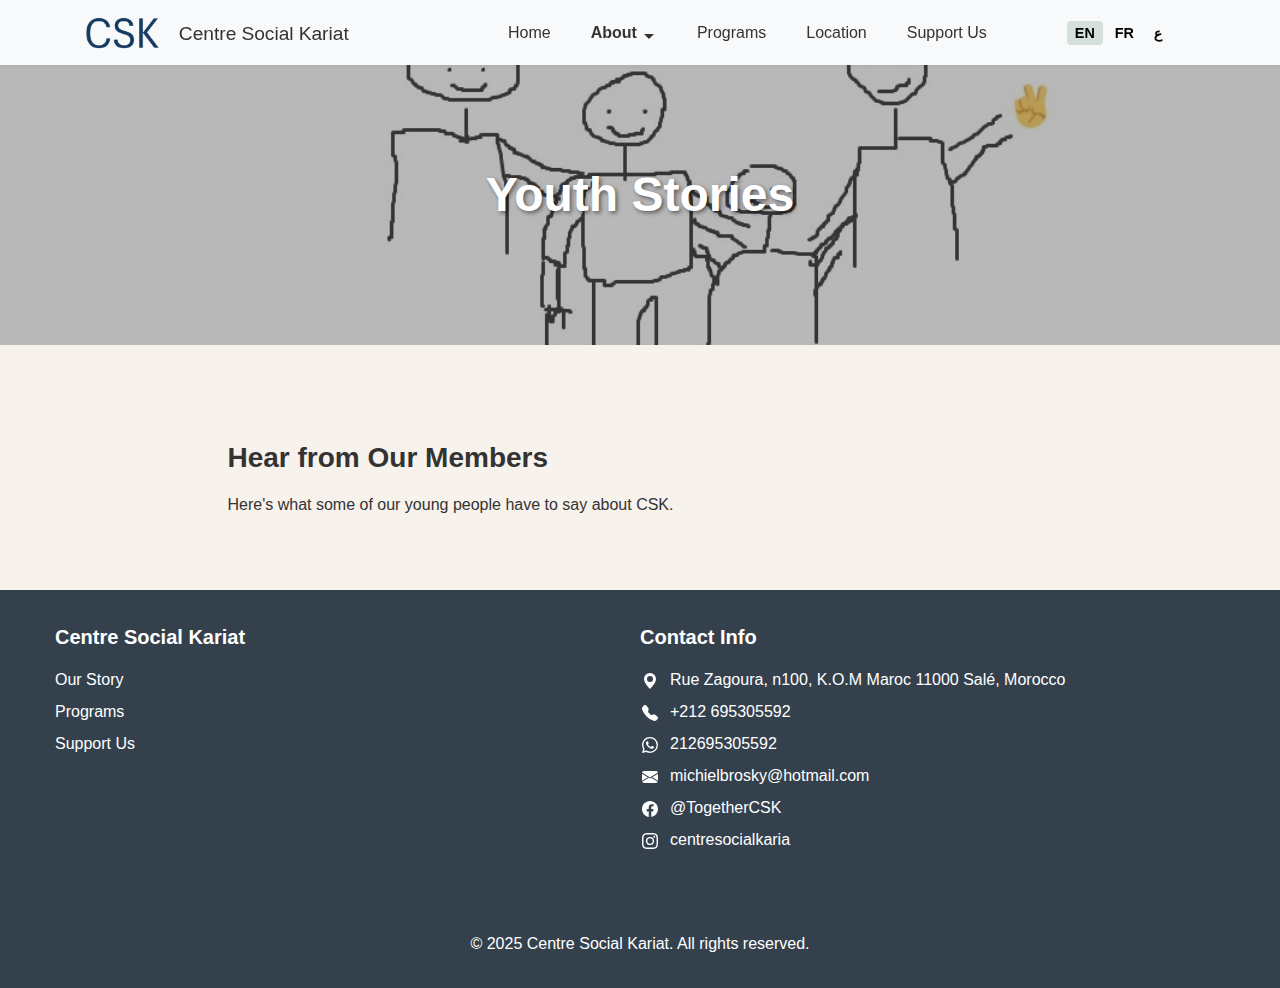
<file: youth-stories.html>
<!DOCTYPE html>
<html lang="en">
<head>
    <meta charset="UTF-8">
    <meta name="viewport" content="width=device-width, initial-scale=1.0">
    <title>Youth Stories - Centre Social Kariat</title>
    <link rel="icon" type="image/png" href="favicon.png">
    <link href="https://cdn.jsdelivr.net/npm/bootstrap@5.3.0/dist/css/bootstrap.min.css" rel="stylesheet">
    <link rel="stylesheet" href="https://cdn.jsdelivr.net/npm/bootstrap-icons@1.11.0/font/bootstrap-icons.css">
    <link rel="stylesheet" href="styles.css?v=3.0">
    <script src="translations.js?v=3.5"></script>
    <script src="force-refresh.js?v=3.0"></script>
    <script src="components/csk-navbar.js?v=3.4"></script>
    <script src="components/csk-footer.js?v=1.3"></script>
    <script src="components/csk-language-handler.js?v=1.2"></script>
    <script src="components/csk-page-header.js?v=1.0"></script>
</head>
<body>
    <!-- Navigation using Web Component -->
    <csk-navbar></csk-navbar>
    
    <!-- Language handler component (invisible) -->
    <csk-language-handler></csk-language-handler>

    <!-- Page Header -->
    <csk-page-header image="images/meetusph.jpg" title-key="youth_stories_title" title="Youth Stories"></csk-page-header>

    <!-- Youth Stories Page Content -->
    <div class="container py-5 page-content">
        <div class="row justify-content-center">
            <div class="col-lg-10 col-xl-9 px-3 px-sm-4">
                <h3 class="mt-5" data-i18n="youth_stories_subtitle">Hear from Our Members</h3>
                
                <p data-i18n="youth_stories_intro">
                    Here's what some of our young people have to say about CSK.
                </p>
            </div>
        </div>
    </div>

    <!-- Footer using Web Component -->
    <csk-footer></csk-footer>
</body>
</html>
</file>
<file: styles.css>
/* General Styles */
:root {
    /* Color variables */
    --bg-color: #e9dcc85d; /* Warm off-white */
    --accent-color: #4a7c59; /* Forest green */
    --accent-light: #8cb369; /* Light green */
    --accent-dark: #39603d; /* Dark green */
    --accent-blue:  #325272; /* Dark blue */
    --text-color: #333333; /* Dark text */
    --footer-color: #343a40; /* Dark footer */
    --neutral-light: #e8e2d7; /* Light neutral */
    --neutral-medium: #d3c9b6; /* Medium neutral */
    --section-bg-light: #f8f9fa; /* Light background for sections (Bootstrap bg-light equivalent) */
    
    /* Breakpoint variables aligned with Bootstrap 5 */
    --breakpoint-xs: 0; /* Extra small devices (portrait phones) */
    --breakpoint-sm: 576px; /* Small devices (landscape phones) */
    --breakpoint-md: 768px; /* Medium devices (tablets) */
    --breakpoint-lg: 992px; /* Large devices (desktops) */
    --breakpoint-xl: 1200px; /* Extra large devices (large desktops) */
    --breakpoint-xxl: 1400px; /* Extra extra large devices (larger desktops) */
}

body {
    padding-top: 0;
    background-color: var(--bg-color);
    color: var(--text-color);
    font-family: "Segoe UI", Arial, sans-serif;
}

/* General styles moved to CSS variables in :root */

/* Component-specific styles have been moved to their respective web components */

/* Any speech bubble styles needed outside components should be added here */

/* Custom Learn More button styling for support-us.html */
.learn-more-btn, .social-link {
    border: none;
    font-size: 1.1rem;
    color: var(--accent-blue);
    background: transparent;
    font-weight: 500;
    text-decoration: none;
    transition: text-decoration 0.2s ease;
    align-self: flex-start;
    padding-left: 0;
}

.learn-more-btn:hover, .social-link:hover {
    text-decoration: underline;
    background: transparent;
}

/* Social links specific styling */
.social-link {
    font-size: 1rem;
    display: inline-flex;
    align-items: center;
}

.social-link i {
    margin-right: 0.25rem;
}

/* Chevron icon styling */
.chevron-icon {
    font-size: 0.9rem;
    margin-left: 0.25rem;
    color: inherit;
    transition: transform 0.3s ease;
}

.chevron-up {
    transform: rotate(180deg);
}

/* RTL support for icons */
body.rtl .social-link i {
    margin-right: 0;
    margin-left: 0.25rem;
}

body.rtl .chevron-icon {
    margin-left: 0;
    margin-right: 0.25rem;
}

/* Support page card styles */
.support-card-container {
    display: flex;
    flex-direction: column;
    height: 100%;
}

.support-card {
    height: 100%;
    display: flex;
    flex-direction: column;
}

.card-body {
    display: flex;
    flex-direction: column;
    flex-grow: 1;
}

.card-text {
    flex-grow: 0;
    min-height: 48px; /* Set a fixed minimum height for card text */
    display: flex;
    align-items: center;
}

/* Set fixed heights for the cards */
.row.justify-content-center .col-md-4 {
    display: flex;
}

.support-card-container {
    width: 100%;
}

.volunteer-details {
    max-height: 0;
    overflow: hidden;
    transition: max-height 0.5s ease, opacity 0.5s ease, margin 0.5s ease;
    opacity: 0;
    margin-top: 0 !important;
}

.volunteer-details.show {
    max-height: 500px; /* Adjust as needed based on content */
    opacity: 1;
    margin-top: 1rem !important;
}

/* RTL Support */
body.rtl {
    direction: rtl;
    text-align: right;
}

body.rtl .section-title::after {
    right: 0;
    left: auto;
}

body.rtl .text-center .section-title::after {
    right: 50%;
    transform: translateX(50%);
}

/* Component-specific RTL styles have been moved to their respective web components */


/* Carousel Styles */
#homeCarousel {
    margin-top: 45px; /* Match the navbar height */
}

.carousel-item {
    height: calc(100vh - 45px); /* Subtract navbar height from viewport height */
    min-height: 400px;
    background: no-repeat center center scroll;
    -webkit-background-size: cover;
    -moz-background-size: cover;
    -o-background-size: cover;
    background-size: cover;
}

.carousel-item img {
    object-fit: cover;
    height: 100%;
    min-height: 400px;
    width: 100%;
}

.carousel-caption {
    padding: 20px;
    bottom: 20%;
    text-shadow: 2px 2px 4px rgba(0, 0, 0, 0.8);
}

.carousel-caption h1 {
    font-size: 3rem;
    font-weight: 700;
}

.carousel-caption p {
    font-size: 1.5rem;
    font-weight: 500;
}

.carousel-caption .btn-carousel {
    font-size: 1.2rem;
    font-weight: 550;
    padding: 0.5rem 1.5rem;
    margin-top: 0.5rem;
    background-color: var(--accent-blue);
    color: white;
    text-shadow: none;
    border: none;
    white-space: normal;
    display: inline-block;
    max-width: 100%;
}

/* Resize text when button text wraps to multiple lines */
.carousel-caption .btn-carousel:not(:empty)::after {
    content: '';
    display: block;
    position: absolute;
    opacity: 0;
    pointer-events: none;
}

/* Apply smaller font size when button text wraps */
.carousel-caption .btn-carousel.wrapped-text {
    font-size: 1rem;
    line-height: 1.2;
}

/* Hide carousel controls */
.carousel-control-prev,
.carousel-control-next {
    display: none;
}

/* Section Styles */
.section-title {
    margin-bottom: 2rem;
    position: relative;
    padding-bottom: 1rem;
    font-weight: 700;
    color: var(--text-color);
    scroll-margin-top: 100px; /* Add space for fixed navbar when using anchor links */
}

.section-title::after {
    content: '';
    position: absolute;
    left: 0;
    bottom: 0;
    width: 50px;
    height: 3px;
    background: var(--text-color);
}

.text-center .section-title::after {
    left: 50%;
    transform: translateX(-50%);
}

/* About Section */
#about {
    padding-top: calc(2rem + 1vw);
    padding-bottom: calc(2rem + 1vw);
}

.about-text-container {
    height: 100%;
    padding-right: calc(0.5rem + 1vw);
}

.about-image-container {
    height: 100%;
    transition: all 0.3s ease;
}

@media (min-width: var(--breakpoint-lg)) {
    .about-image-container {
        min-height: calc(350px + 5vw);
        max-height: 600px;
        display: flex;
        align-items: flex-end;
    }
    
    .about-text-container {
        min-height: calc(350px + 5vw);
        max-height: 600px;
    }
}

.object-fit-cover {
    object-fit: cover;
    width: 100%;
    transition: all 0.3s ease;
    object-position: center 25%;
}

#about .img-fluid {
    box-shadow: 0 5px 15px rgba(0, 0, 0, 0.1);
    transition: transform 0.3s ease, box-shadow 0.3s ease;
}

#about .img-fluid:hover {
    transform: translateY(-5px);
    box-shadow: 0 8px 20px rgba(0, 0, 0, 0.15);
}

#about .about-lead {
    font-size: calc(0.85rem + 0.2vw);
    font-weight: 500;
    line-height: 1.5;
    margin-bottom: calc(0.5rem + 0.3vw);
}

#about p.small {
    font-size: calc(0.75rem + 0.15vw);
    line-height: 1.4;
    margin-bottom: calc(0.3rem + 0.2vw);
}

#about h5 {
    font-size: calc(0.9rem + 0.2vw);
    font-weight: 600;
    margin-bottom: calc(0.3rem + 0.1vw);
}

#about .mt-3 {
    margin-top: calc(0.75rem + 0.5vw) !important;
}

#about .mb-2 {
    margin-bottom: calc(0.5rem + 0.2vw) !important;
}

#about .row.mt-3 {
    margin-top: calc(0.75rem + 0.3vw) !important;
}

/* Card Styles */
.card {
    transition: transform 0.3s ease;
    box-shadow: 0 4px 6px rgba(0, 0, 0, 0.1);
    background-color: #fff;
    border: 1px solid var(--neutral-medium);
}

.card:hover {
    transform: translateY(-5px);
}

.card-img-top {
    height: 200px;
    object-fit: cover;
}

/* Button Styles */
.btn-primary {
    background-color: var(--accent-color);
    border-color: var(--accent-color);
}

.btn-primary:hover {
    background-color: var(--accent-dark);
    border-color: var(--accent-dark);
    transform: translateY(-2px);
}

.btn-accent-blue {
    background-color: var(--accent-blue);
    border-color: var(--accent-blue);
    color: white;
}

.btn-accent-blue:hover {
    background-color: #264260;
    border-color: #264260;
    color: white;
    transform: translateY(-2px);
}

/* Program Cards */
.program-card {
    background-color: var(--bg-color);
    border-radius: 8px;
    padding: 1rem;
    transition: transform 0.3s ease, box-shadow 0.3s ease;
    height: 100%;
    display: flex;
    flex-direction: column;
}

.program-card:hover {
    transform: translateY(-5px);
    box-shadow: 0 10px 20px rgba(0, 0, 0, 0.1);
}

.program-card img {
    border-radius: 8px;
    object-fit: cover;
    width: 100%;
    aspect-ratio: 3/2; /* Default 3:2 aspect ratio for mobile/vertical layout */
}

/* Make images square when displayed side-by-side */
@media (min-width: var(--breakpoint-md)) {
    .program-card img {
        aspect-ratio: 1/1;
    }
}

.program-card .btn {
    align-self: center;
}

/* Gallery Styles */
#gallery img {
    height: 250px;
    width: 100%;
    object-fit: cover;
}

/* Page Content Styles */
.page-content {
    padding: 3rem 0;
}

.page-content p {
    margin-bottom: 1.5rem;
    line-height: 1.7;
}

.page-content h2, 
.page-content h3 {
    margin-top: 2rem;
    margin-bottom: 1rem;
    font-weight: 600;
    color: var(--text-color);
}

/* Footer Styles */
footer {
    background-color: var(--footer-color);
}

footer a {
    text-decoration: none;
}

footer a:hover {
    text-decoration: underline;
}

footer .bi {
    margin-right: 10px;
}

/* Responsive Adjustments */
@media (max-width: var(--breakpoint-md)) {
    #homeCarousel {
        margin-top: 45px;
    }
    
    .carousel-item {
        height: calc(100vh - 45px); /* Maintain adjusted height on mobile */
    }
    
    .carousel-item img {
        height: 100%;
    }
    
    .carousel-caption {
        bottom: 10%;
    }
    
    .carousel-caption h1 {
        font-size: 2rem;
    }
    
    .carousel-caption p {
        font-size: 1.2rem;
    }
}
</file>
